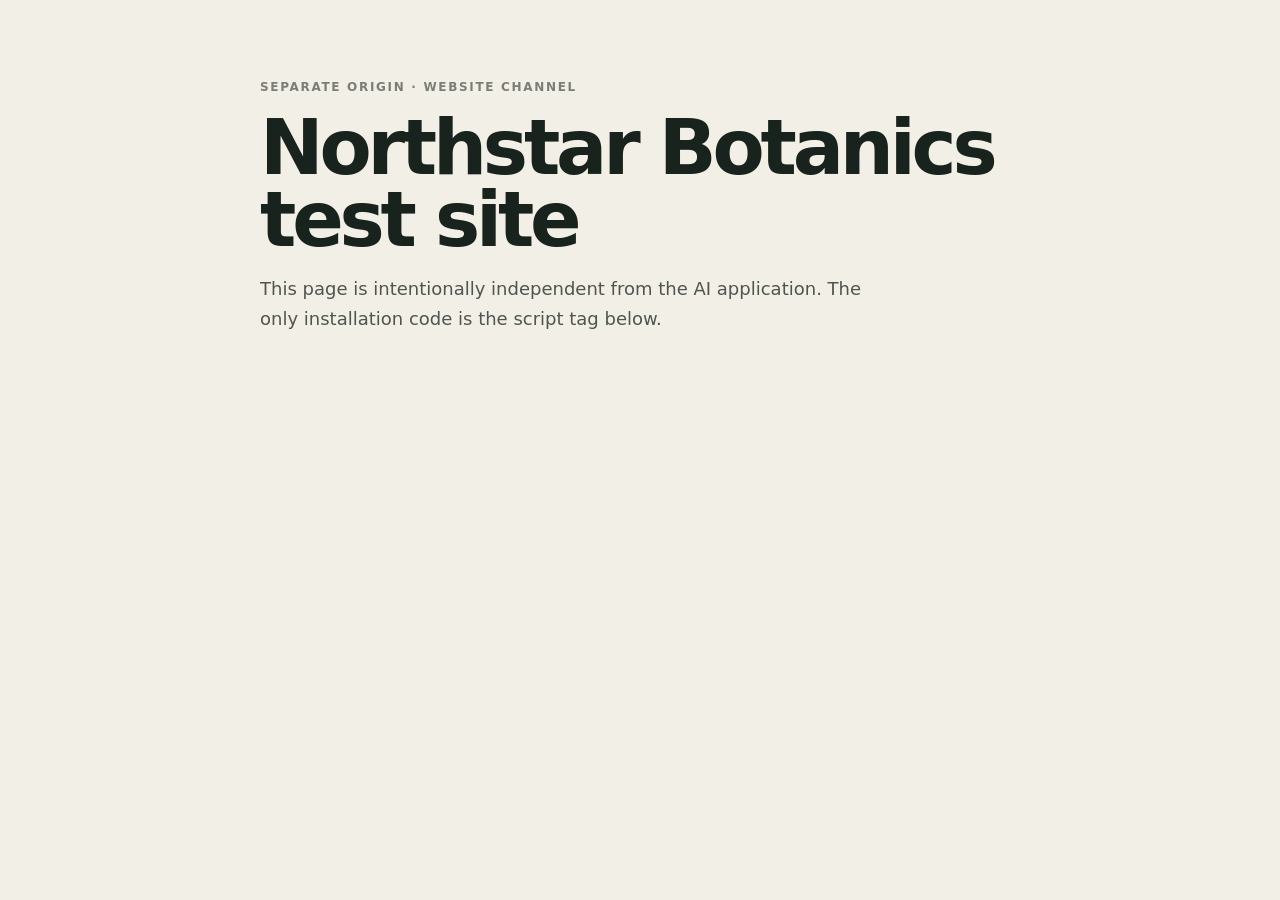
<file: external-test-site/index.html>
<!doctype html>
<html lang="en">
<head>
  <meta charset="utf-8" />
  <meta name="viewport" content="width=device-width,initial-scale=1" />
  <title>Independent Test Website</title>
  <style>
    body { margin:0; font-family:system-ui,sans-serif; background:#f2efe7; color:#19231d; }
    main { max-width:760px; margin:0 auto; padding:80px 24px; }
    .tag { font-size:12px; font-weight:800; letter-spacing:.14em; opacity:.55; }
    h1 { font-size:clamp(42px,8vw,76px); line-height:.95; letter-spacing:-.055em; margin:18px 0; }
    p { max-width:620px; font-size:18px; line-height:1.65; opacity:.75; }
  </style>
</head>
<body>
  <main>
    <div class="tag">SEPARATE ORIGIN · WEBSITE CHANNEL</div>
    <h1>Northstar Botanics test site</h1>
    <p>This page is intentionally independent from the AI application. The only installation code is the script tag below.</p>
  </main>

  <script
    data-ags-embed
    data-ags-deployment="northstar-website-default"
    src="https://ai-growth-system-chunk-5-check.onrender.com/embed.js"
    defer></script>
</body>
</html>
</file>
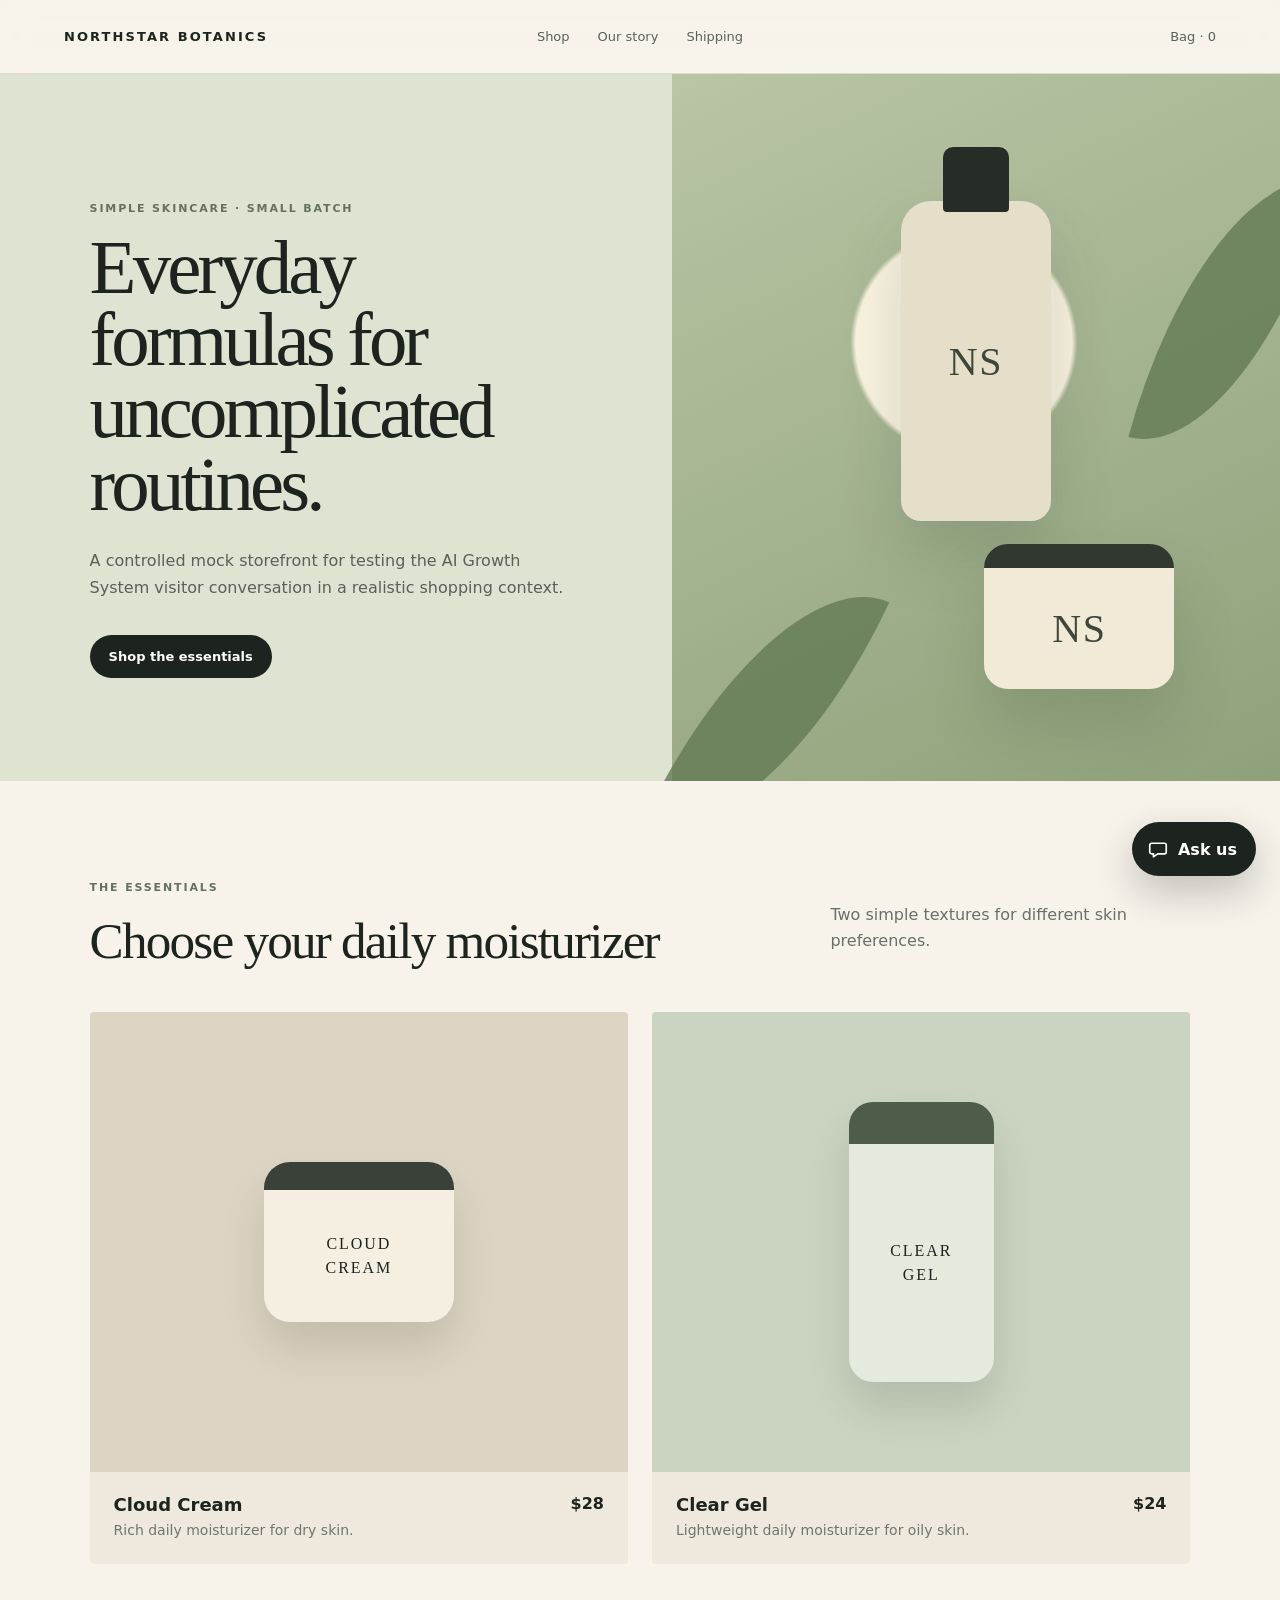
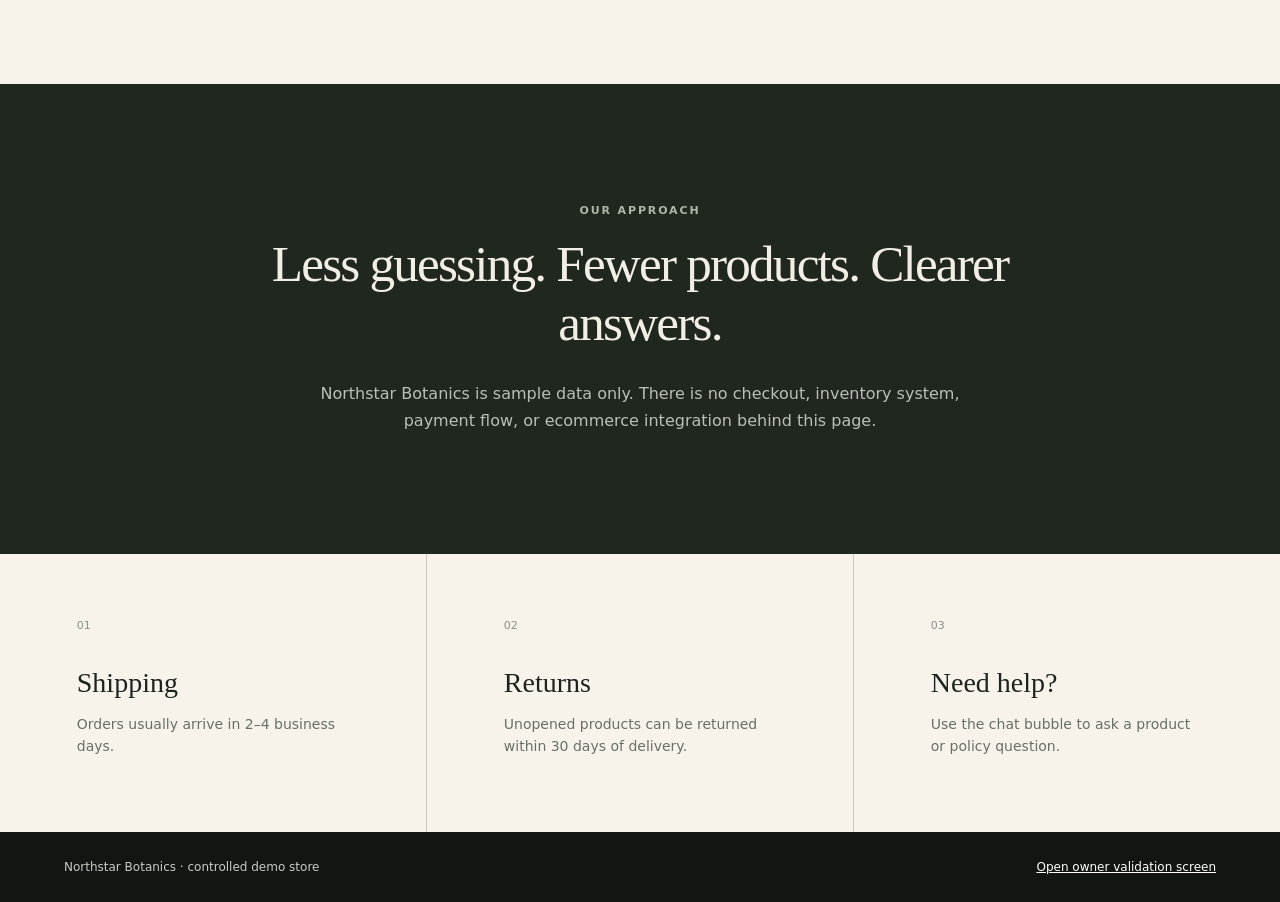
<file: static/store.html>
<!doctype html>
<html lang="en">
<head>
  <meta charset="utf-8" />
  <meta name="viewport" content="width=device-width,initial-scale=1" />
  <title>Northstar Botanics — Mock Store</title>
  <link rel="stylesheet" href="/static/store.css" />
</head>
<body>
  <header class="store-header">
    <a class="brand" href="/store" aria-label="Northstar Botanics home">NORTHSTAR BOTANICS</a>
    <nav aria-label="Store navigation">
      <a href="#shop">Shop</a>
      <a href="#story">Our story</a>
      <a href="#shipping">Shipping</a>
    </nav>
    <span class="bag" aria-hidden="true">Bag · 0</span>
  </header>

  <main>
    <section class="hero">
      <div class="hero-copy">
        <p class="kicker">SIMPLE SKINCARE · SMALL BATCH</p>
        <h1>Everyday formulas for uncomplicated routines.</h1>
        <p class="hero-text">A controlled mock storefront for testing the AI Growth System visitor conversation in a realistic shopping context.</p>
        <a class="shop-button" href="#shop">Shop the essentials</a>
      </div>
      <div class="hero-art" aria-label="Northstar Botanics product display">
        <div class="bottle bottle-tall"><span>NS</span></div>
        <div class="jar"><span>NS</span></div>
        <div class="leaf leaf-one"></div>
        <div class="leaf leaf-two"></div>
      </div>
    </section>

    <section class="section" id="shop">
      <div class="section-heading">
        <div>
          <p class="kicker">THE ESSENTIALS</p>
          <h2>Choose your daily moisturizer</h2>
        </div>
        <p>Two simple textures for different skin preferences.</p>
      </div>

      <div class="products">
        <article class="product-card">
          <div class="product-image cream"><div class="product-jar">CLOUD<br />CREAM</div></div>
          <div class="product-info">
            <div>
              <h3>Cloud Cream</h3>
              <p>Rich daily moisturizer for dry skin.</p>
            </div>
            <strong>$28</strong>
          </div>
        </article>

        <article class="product-card">
          <div class="product-image gel"><div class="product-bottle">CLEAR<br />GEL</div></div>
          <div class="product-info">
            <div>
              <h3>Clear Gel</h3>
              <p>Lightweight daily moisturizer for oily skin.</p>
            </div>
            <strong>$24</strong>
          </div>
        </article>
      </div>
    </section>

    <section class="story" id="story">
      <p class="kicker">OUR APPROACH</p>
      <h2>Less guessing. Fewer products. Clearer answers.</h2>
      <p>Northstar Botanics is sample data only. There is no checkout, inventory system, payment flow, or ecommerce integration behind this page.</p>
    </section>

    <section class="shipping" id="shipping">
      <div><span>01</span><h3>Shipping</h3><p>Orders usually arrive in 2–4 business days.</p></div>
      <div><span>02</span><h3>Returns</h3><p>Unopened products can be returned within 30 days of delivery.</p></div>
      <div><span>03</span><h3>Need help?</h3><p>Use the chat bubble to ask a product or policy question.</p></div>
    </section>
  </main>

  <footer>
    <span>Northstar Botanics · controlled demo store</span>
    <a href="/owner">Open owner validation screen</a>
  </footer>

  <button class="chat-launcher" id="chatLauncher" type="button" aria-label="Open store assistant" aria-expanded="false">
    <svg viewBox="0 0 24 24" aria-hidden="true"><path d="M5 5.75h14a2 2 0 0 1 2 2v7.5a2 2 0 0 1-2 2h-7.3L7 20.4v-3.15H5a2 2 0 0 1-2-2v-7.5a2 2 0 0 1 2-2Z" fill="none" stroke="currentColor" stroke-width="1.8" stroke-linejoin="round"/></svg>
    <span>Ask us</span>
  </button>

  <aside class="chat-widget" id="chatWidget" aria-label="Store assistant" hidden>
    <header class="chat-header">
      <div class="assistant-identity">
        <span class="assistant-mark">✦</span>
        <div>
          <strong>Northstar Assistant</strong>
          <span>Ask about products or store policies</span>
        </div>
      </div>
      <button class="icon-button" id="chatClose" type="button" aria-label="Close chat">×</button>
    </header>

    <div class="chat-body" id="storeConversation">
      <div class="welcome" id="storeEmptyState">
        <span class="assistant-mark large">✦</span>
        <h3>How can I help?</h3>
        <p>Ask which moisturizer fits your skin type, how much it costs, or when an order should arrive.</p>
      </div>
    </div>

    <div class="chat-actions">
      <button id="clearStoreConversation" type="button">Reset chat</button>
    </div>

    <form class="chat-composer" id="storeChatForm">
      <input id="storeMessage" maxlength="2000" autocomplete="off" placeholder="Ask a question…" aria-label="Message" />
      <button id="storeSendButton" type="submit" aria-label="Send message">→</button>
    </form>
    <p class="chat-error" id="storeError" role="alert"></p>
  </aside>

  <script src="/static/store.js"></script>
</body>
</html>
</file>
<file: static/store.css>
:root {
  color-scheme: light;
  font-family: Inter, ui-sans-serif, system-ui, -apple-system, BlinkMacSystemFont, "Segoe UI", sans-serif;
  color: #1d241f;
  background: #f4f0e7;
}

* { box-sizing: border-box; }
html { scroll-behavior: smooth; }
body { margin: 0; min-height: 100vh; background: #f7f3eb; }
button, input { font: inherit; }
a { color: inherit; }

.store-header {
  height: 74px;
  display: grid;
  grid-template-columns: 1fr auto 1fr;
  align-items: center;
  gap: 24px;
  padding: 0 5vw;
  border-bottom: 1px solid rgba(29,36,31,.12);
  background: rgba(247,243,235,.92);
  position: sticky;
  top: 0;
  z-index: 20;
  backdrop-filter: blur(14px);
}
.brand { font-size: 13px; font-weight: 900; letter-spacing: .16em; text-decoration: none; }
.store-header nav { display: flex; gap: 28px; }
.store-header nav a, .bag { font-size: 13px; text-decoration: none; color: #596159; }
.bag { justify-self: end; }

.hero {
  min-height: 680px;
  display: grid;
  grid-template-columns: 1.05fr .95fr;
  background: #dfe3d2;
  overflow: hidden;
}
.hero-copy { padding: 10vw 7vw 8vw; align-self: center; max-width: 760px; }
.kicker { margin: 0 0 17px; font-size: 11px; font-weight: 850; letter-spacing: .17em; color: #66705f; }
.hero h1 { margin: 0; font-family: Georgia, 'Times New Roman', serif; font-weight: 500; font-size: clamp(52px, 6vw, 92px); line-height: .94; letter-spacing: -.05em; }
.hero-text { max-width: 560px; color: #596159; line-height: 1.7; font-size: 16px; margin: 26px 0 34px; }
.shop-button { display: inline-block; background: #1d241f; color: white; padding: 14px 19px; border-radius: 999px; text-decoration: none; font-size: 13px; font-weight: 750; }

.hero-art { position: relative; min-height: 620px; background: radial-gradient(circle at 48% 38%, #f8f2df 0 20%, transparent 21%), linear-gradient(155deg, #b9c5a5, #8fa17b); }
.bottle, .jar { position: absolute; left: 50%; transform: translateX(-50%); display: grid; place-items: center; box-shadow: 0 35px 60px rgba(49,64,43,.17); }
.bottle { top: 18%; width: 150px; height: 320px; border-radius: 30px 30px 20px 20px; background: #e5dfca; }
.bottle::before { content: ''; position: absolute; top: -54px; width: 66px; height: 65px; border-radius: 10px 10px 4px 4px; background: #262d27; }
.bottle span, .jar span { font-family: Georgia, serif; font-size: 40px; letter-spacing: .04em; color: #3d473b; }
.jar { bottom: 13%; left: 67%; width: 190px; height: 145px; border-radius: 24px; background: #f1ead7; border-top: 24px solid #30382f; }
.leaf { position: absolute; width: 130px; height: 300px; background: #637b55; border-radius: 100% 0 100% 0; opacity: .8; }
.leaf-one { left: 5%; bottom: -80px; transform: rotate(25deg); }
.leaf-two { right: -15px; top: 12%; transform: rotate(195deg); }

.section { padding: 100px 7vw 120px; }
.section-heading { display: flex; justify-content: space-between; align-items: end; gap: 30px; margin-bottom: 42px; }
.section-heading h2, .story h2 { margin: 0; font-family: Georgia, serif; font-size: clamp(36px, 4vw, 58px); font-weight: 500; letter-spacing: -.035em; }
.section-heading > p { max-width: 360px; color: #697069; line-height: 1.6; }
.products { display: grid; grid-template-columns: 1fr 1fr; gap: 24px; }
.product-card { background: #eee9dc; border-radius: 4px; overflow: hidden; }
.product-image { height: 460px; display: grid; place-items: center; }
.product-image.cream { background: #ddd5c3; }
.product-image.gel { background: #cbd4c0; }
.product-jar { width: 190px; height: 160px; border-radius: 26px; background: #f5efe1; border-top: 28px solid #394138; display: grid; place-items: center; text-align: center; font-family: Georgia, serif; letter-spacing: .12em; line-height: 1.5; box-shadow: 0 25px 45px rgba(0,0,0,.12); }
.product-bottle { width: 145px; height: 280px; border-radius: 24px; background: #e4eadc; border-top: 42px solid #4e5d49; display: grid; place-items: center; text-align: center; font-family: Georgia, serif; letter-spacing: .12em; line-height: 1.5; box-shadow: 0 25px 45px rgba(0,0,0,.12); }
.product-info { display: flex; justify-content: space-between; gap: 20px; padding: 22px 24px 26px; }
.product-info h3 { margin: 0 0 7px; font-size: 18px; }
.product-info p { margin: 0; color: #70766e; font-size: 14px; }

.story { padding: 120px 7vw; background: #20271f; color: #f1eee5; text-align: center; }
.story .kicker { color: #aeb7a8; }
.story h2 { max-width: 900px; margin: 0 auto; }
.story > p:last-child { max-width: 660px; margin: 28px auto 0; color: #b9c0b6; line-height: 1.7; }
.shipping { display: grid; grid-template-columns: repeat(3, 1fr); gap: 1px; background: #ccc8bd; }
.shipping > div { background: #f7f3eb; padding: 60px 6vw; }
.shipping span { font-size: 11px; color: #8b9088; }
.shipping h3 { font-family: Georgia, serif; font-size: 28px; font-weight: 500; margin: 34px 0 12px; }
.shipping p { color: #686f67; line-height: 1.6; font-size: 14px; }
footer { display: flex; justify-content: space-between; gap: 20px; padding: 28px 5vw; background: #111612; color: #c8cec5; font-size: 12px; }
footer a { color: white; }

.chat-launcher {
  position: fixed;
  right: 24px;
  bottom: 24px;
  z-index: 50;
  height: 54px;
  padding: 0 19px 0 15px;
  border: 0;
  border-radius: 999px;
  background: #1d241f;
  color: white;
  display: flex;
  align-items: center;
  gap: 9px;
  box-shadow: 0 16px 40px rgba(24,31,25,.24);
  cursor: pointer;
  font-weight: 750;
}
.chat-launcher svg { width: 22px; height: 22px; }
.chat-launcher.is-open { opacity: 0; pointer-events: none; }

.chat-widget {
  position: fixed;
  right: 24px;
  bottom: 24px;
  z-index: 60;
  width: min(390px, calc(100vw - 32px));
  height: min(610px, calc(100vh - 48px));
  background: #fff;
  border: 1px solid rgba(29,36,31,.12);
  border-radius: 22px;
  box-shadow: 0 24px 70px rgba(24,31,25,.24);
  overflow: hidden;
  display: grid;
  grid-template-rows: auto 1fr auto auto auto;
}
.chat-widget[hidden] { display: none; }
.chat-header { display: flex; align-items: center; justify-content: space-between; gap: 16px; padding: 17px 17px 16px; border-bottom: 1px solid #eceeea; }
.assistant-identity { display: flex; align-items: center; gap: 10px; min-width: 0; }
.assistant-identity div { display: grid; gap: 2px; min-width: 0; }
.assistant-identity strong { font-size: 14px; }
.assistant-identity span:last-child { color: #7c827a; font-size: 11px; white-space: nowrap; overflow: hidden; text-overflow: ellipsis; }
.assistant-mark { width: 34px; height: 34px; border-radius: 50%; display: grid; place-items: center; background: #dfe7d6; color: #445440; flex: 0 0 auto; }
.assistant-mark.large { width: 48px; height: 48px; margin: 0 auto; }
.icon-button { border: 0; background: #f3f4f1; color: #4c534b; width: 34px; height: 34px; border-radius: 50%; font-size: 24px; line-height: 1; cursor: pointer; }
.chat-body { overflow-y: auto; padding: 18px 15px; background: #fafbf8; }
.welcome { min-height: 320px; height: 100%; display: grid; align-content: center; text-align: center; padding: 25px; }
.welcome h3 { margin: 14px 0 7px; font-family: Georgia, serif; font-size: 26px; font-weight: 500; }
.welcome p { margin: 0; color: #7a8078; font-size: 13px; line-height: 1.6; }
.store-message-row { display: flex; margin: 10px 0; }
.store-message-row.user { justify-content: flex-end; }
.store-message { max-width: 84%; padding: 11px 13px; border-radius: 15px; font-size: 13px; line-height: 1.5; white-space: pre-wrap; }
.store-message-row.user .store-message { background: #1d241f; color: #fff; border-bottom-right-radius: 5px; }
.store-message-row.assistant .store-message { background: #e9eee4; color: #30382e; border-bottom-left-radius: 5px; }
.chat-actions { padding: 0 15px 7px; background: #fafbf8; text-align: right; }
.chat-actions button { border: 0; background: transparent; color: #80867e; font-size: 11px; cursor: pointer; padding: 2px; }
.chat-composer { display: grid; grid-template-columns: 1fr 42px; gap: 8px; padding: 12px 13px; border-top: 1px solid #eceeea; background: white; }
.chat-composer input { min-width: 0; border: 1px solid #dfe2dc; border-radius: 999px; padding: 11px 14px; outline: none; background: #fafbf8; }
.chat-composer input:focus { border-color: #9aa791; box-shadow: 0 0 0 3px rgba(113,132,104,.1); }
.chat-composer button { border: 0; border-radius: 50%; background: #1d241f; color: white; cursor: pointer; font-size: 20px; }
.chat-composer button:disabled { opacity: .5; cursor: progress; }
.chat-error { margin: 0; min-height: 24px; padding: 0 17px 10px; color: #a63a30; background: white; font-size: 11px; }

@media (max-width: 780px) {
  .store-header { grid-template-columns: 1fr auto; }
  .store-header nav { display: none; }
  .hero { grid-template-columns: 1fr; }
  .hero-copy { padding: 90px 7vw 70px; }
  .hero-art { min-height: 520px; }
  .section-heading { display: block; }
  .products, .shipping { grid-template-columns: 1fr; }
  .product-image { height: 380px; }
  footer { display: grid; }
}

@media (max-width: 520px) {
  .chat-launcher { right: 16px; bottom: 16px; }
  .chat-widget { right: 16px; bottom: 16px; height: calc(100vh - 32px); }
}
</file>
